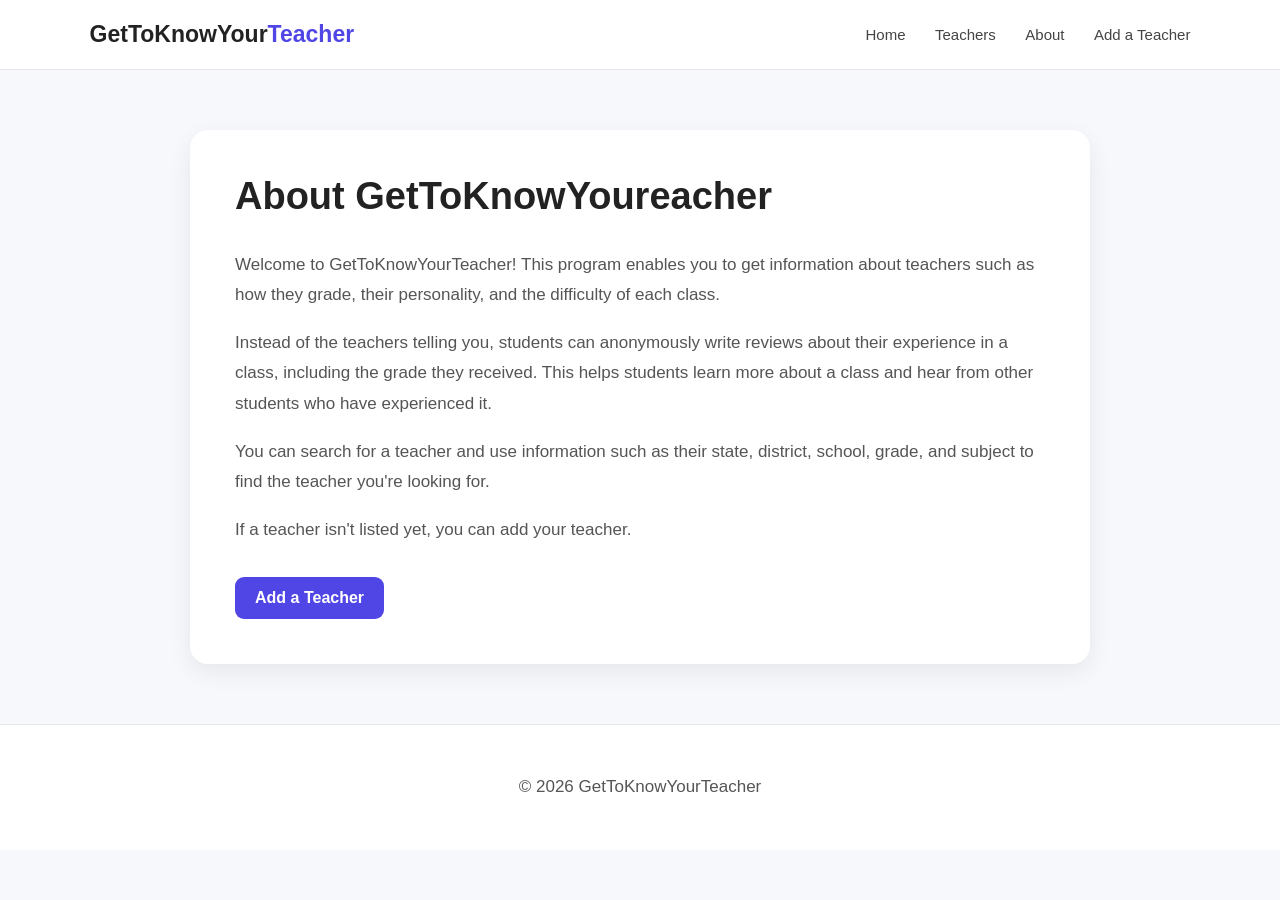
<file: about.html>
<!DOCTYPE html>
<html lang="en">
<head>
    <meta charset="UTF-8">
    <meta name="viewport" content="width=device-width, initial-scale=1.0">
    <title>About | GetToKnowYourTeacher</title>

    <style>
        * {
            box-sizing: border-box;
        }

        body {
            margin: 0;
            font-family: Arial, Helvetica, sans-serif;
            background: #f7f8fc;
            color: #222;
        }

        nav {
            height: 70px;
            background: white;
            border-bottom: 1px solid #e5e7eb;
            display: flex;
            align-items: center;
            justify-content: space-between;
            padding: 0 7%;
        }

        .logo {
            font-size: 23px;
            font-weight: bold;
        }

        .logo span {
            color: #4f46e5;
        }

        nav a {
            text-decoration: none;
            color: #444;
            margin-left: 25px;
            font-size: 15px;
        }

        nav a:hover {
            color: #4f46e5;
        }

        main {
            width: 90%;
            max-width: 900px;
            margin: 60px auto;
        }

        .about-card {
            background: white;
            border-radius: 18px;
            padding: 45px;
            box-shadow: 0 8px 25px rgba(0, 0, 0, 0.07);
        }

        h1 {
            margin-top: 0;
            font-size: 38px;
        }

        p {
            color: #555;
            line-height: 1.8;
            font-size: 17px;
        }

        .add-button {
            display: inline-block;
            margin-top: 15px;
            padding: 12px 20px;
            background: #4f46e5;
            color: white;
            border-radius: 9px;
            text-decoration: none;
            font-weight: bold;
        }

        .add-button:hover {
            background: #4338ca;
        }

        footer {
            margin-top: 60px;
            padding: 30px;
            text-align: center;
            background: white;
            border-top: 1px solid #e5e7eb;
            color: #777;
        }

        @media (max-width: 700px) {
            nav {
                padding: 0 20px;
            }

            nav div:last-child {
                display: none;
            }

            main {
                width: 94%;
                margin-top: 30px;
            }

            .about-card {
                padding: 25px;
            }

            h1 {
                font-size: 30px;
            }
        }
    </style>
</head>

<body>

    <nav>
        <div class="logo">
            GetToKnowYour<span>Teacher</span>
        </div>

        <div>
            <a href="/">Home</a>
            <a href="/">Teachers</a>
            <a href="/about">About</a>
            <a href="/add-teacher">Add a Teacher</a>
        </div>
    </nav>

    <main>
        <section class="about-card">
            <h1>About GetToKnowYoureacher</h1>

            <p>
                Welcome to GetToKnowYourTeacher! This program enables you to get
                information about teachers such as how they grade, their
                personality, and the difficulty of each class.
            </p>

            <p>
                Instead of the teachers telling you, students can
                anonymously write reviews about their experience in a class,
                including the grade they received. This helps students learn
                more about a class and hear from other students who have
                experienced it.
            </p>

            <p>
                You can search for a teacher and use information such as
                their state, district, school, grade, and subject to find
                the teacher you're looking for.
            </p>

            <p>
                If a teacher isn't listed yet, you can add your teacher.
            </p>

            <a class="add-button" href="/add-teacher">
                Add a Teacher
            </a>
        </section>
    </main>

    <footer>
        <p>© 2026 GetToKnowYourTeacher</p>
    </footer>

</body>
</html>
</file>
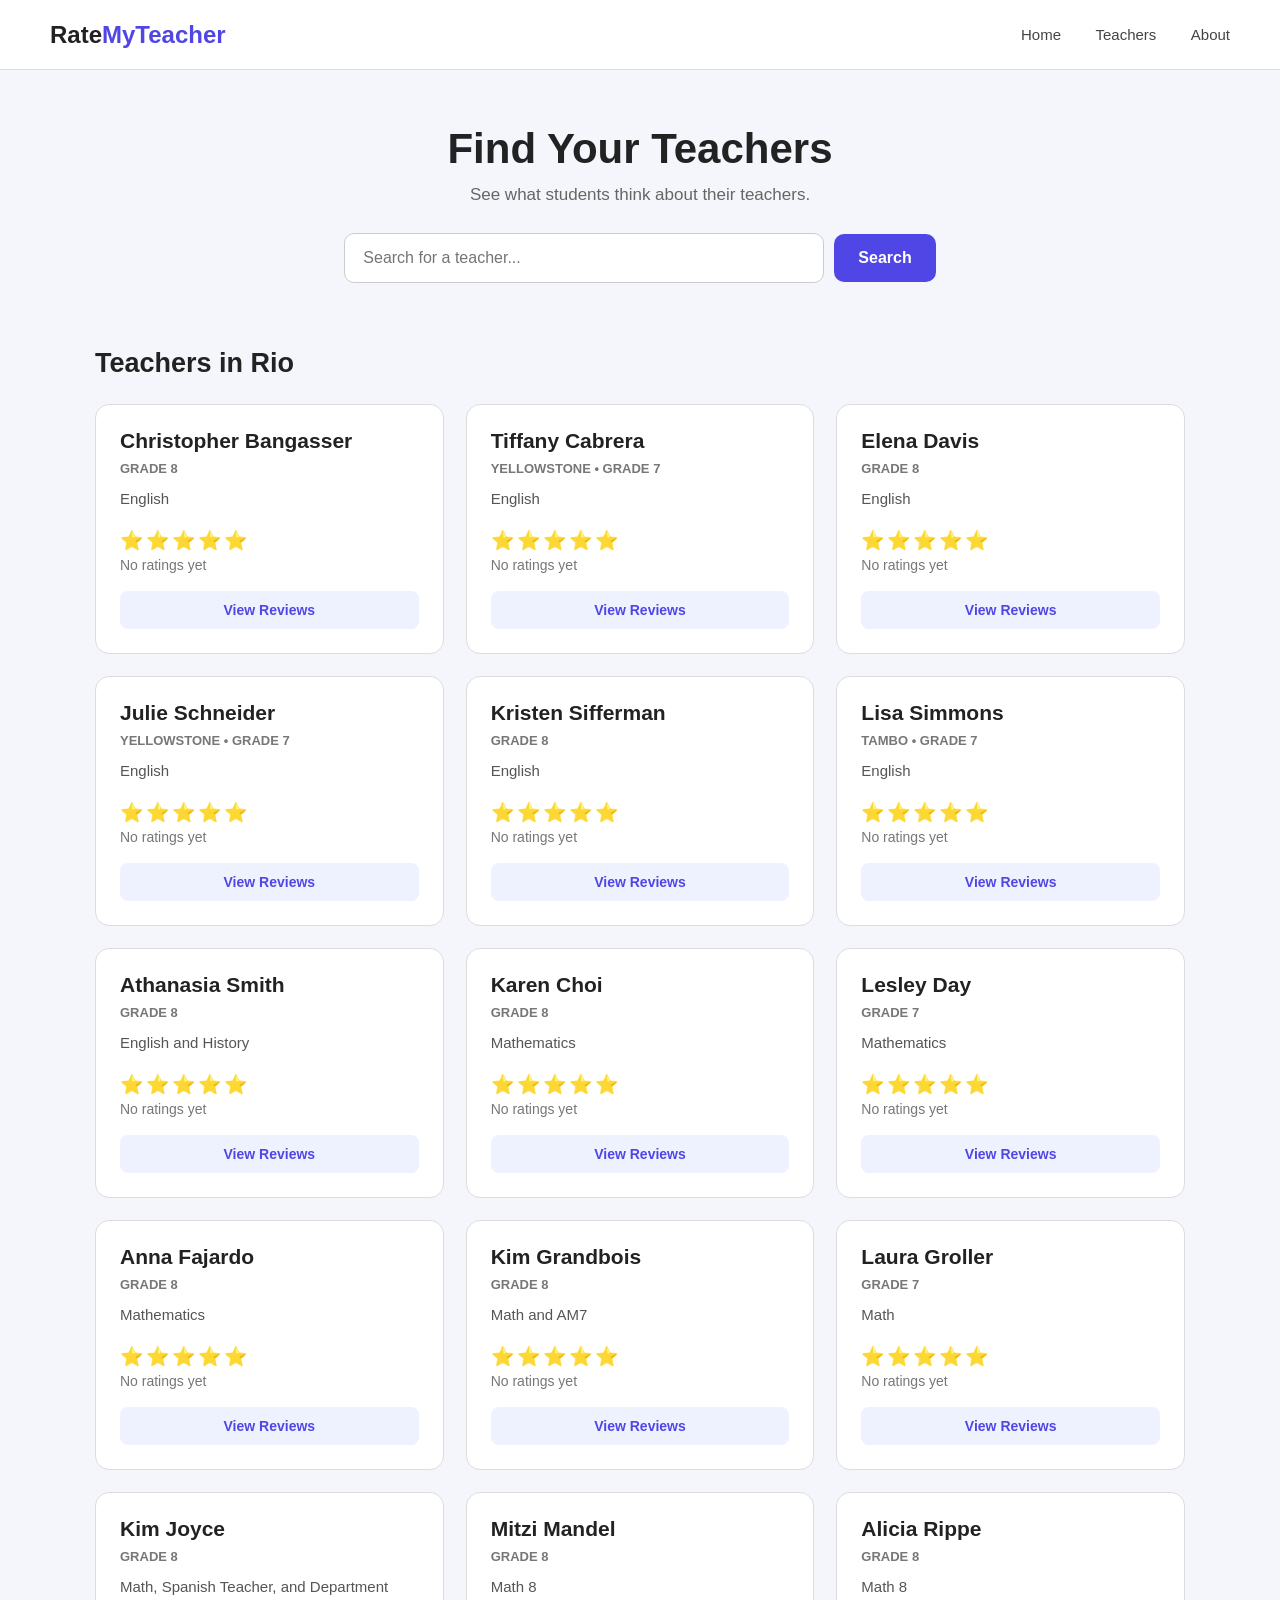
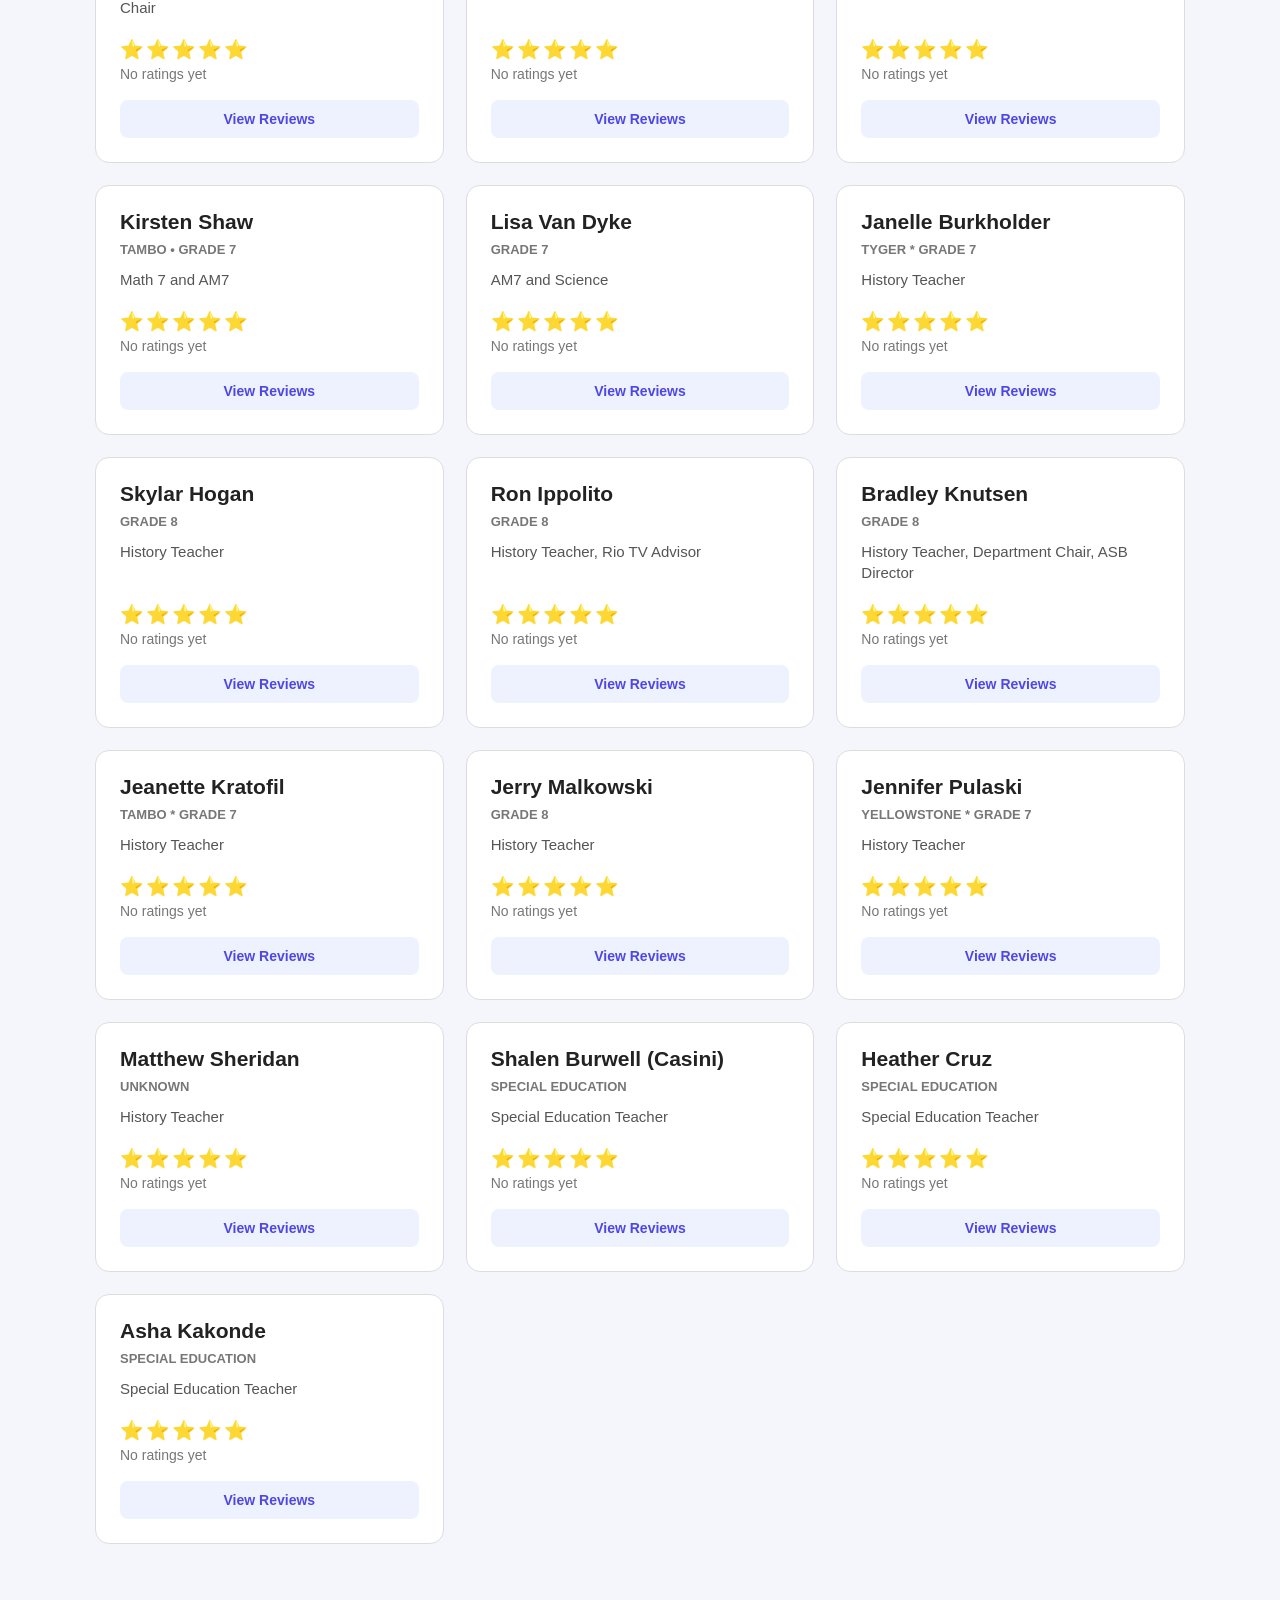
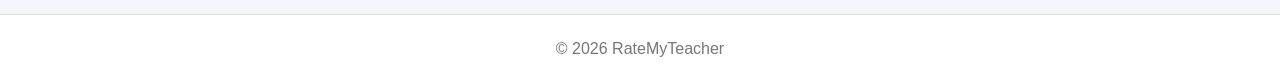
<file: RMT-FRONTEND.html>
<!DOCTYPE html>
<html lang="en">

<head>
    <meta charset="UTF-8">
    <meta name="viewport" content="width=device-width, initial-scale=1.0">

    <title>Rate My Teacher</title>

    <style>

        /* =========================
           BASIC PAGE
        ========================= */

        * {
            box-sizing: border-box;
            margin: 0;
            padding: 0;
        }

        body {
            font-family: Arial, sans-serif;
            background: #f4f6fb;
            color: #222;
        }


        /* =========================
           NAVBAR
        ========================= */

        nav {
            height: 70px;
            background: white;
            border-bottom: 1px solid #ddd;

            display: flex;
            align-items: center;
            justify-content: space-between;

            padding: 0 50px;
        }

        .logo {
            font-size: 24px;
            font-weight: bold;
        }

        .logo span {
            color: #4f46e5;
        }

        nav a {
            text-decoration: none;
            color: #444;
            margin-left: 30px;
            font-size: 15px;
        }

        nav a:hover {
            color: #4f46e5;
        }


        /* =========================
           HERO / SEARCH
           ========================= */

        .hero {
            text-align: center;
            padding: 55px 20px 45px;
        }

        .hero h1 {
            font-size: 42px;
            margin-bottom: 12px;
        }

        .hero p {
            color: #666;
            font-size: 17px;
            margin-bottom: 28px;
        }

        .search-container {
            display: flex;
            justify-content: center;
            align-items: center;
        }

        .search-box {
            width: 480px;
            padding: 15px 18px;

            border: 1px solid #ccc;
            border-radius: 10px;

            font-size: 16px;
            outline: none;
        }

        .search-box:focus {
            border-color: #4f46e5;
        }

        .search-button {
            margin-left: 10px;
            padding: 15px 24px;

            border: none;
            border-radius: 10px;

            background: #4f46e5;
            color: white;

            font-size: 16px;
            font-weight: bold;

            cursor: pointer;
        }

        .search-button:hover {
            background: #3730a3;
        }


        /* =========================
           TEACHER SECTION
           ========================= */

        .teachers {
            max-width: 1150px;
            margin: 0 auto;

            padding: 20px 30px 70px;
        }

        .teachers h2 {
            font-size: 27px;
            margin-bottom: 25px;
        }


        /* =========================
           TEACHER GRID
           ========================= */

        .teacher-grid {
            display: grid;

            grid-template-columns: repeat(3, minmax(0, 1fr));

            gap: 22px;
        }


        /* =========================
           TEACHER CARD
           ========================= */

        .teacher-card {
            background: white;

            border: 1px solid #ddd;
            border-radius: 14px;

            padding: 24px;

            min-height: 245px;

            display: flex;
            flex-direction: column;

            transition: 0.2s ease;
        }

        .teacher-card:hover {
            transform: translateY(-4px);

            box-shadow: 0 8px 20px rgba(0, 0, 0, 0.08);
        }


        /* TEACHER NAME */

        .teacher-card h3 {
            font-size: 21px;
            margin-bottom: 8px;
        }


        /* TEAM + GRADE */

        .team-grade {
            color: #777;

            font-size: 13px;
            font-weight: bold;

            margin-bottom: 12px;

            text-transform: uppercase;
        }


        /* SUBJECT */

        .subject {
            color: #555;

            font-size: 15px;

            line-height: 1.4;

            margin-bottom: 20px;
        }


        /* RATING */

        .rating {
            font-size: 14px;

            margin-top: auto;
            margin-bottom: 18px;
        }

        .stars {
            display: block;

            font-size: 19px;

            margin-bottom: 5px;

            letter-spacing: 2px;
        }

        .rating-text {
            color: #777;
        }


        /* VIEW REVIEWS */

        .view-button {
            display: block;

            text-align: center;

            padding: 11px;

            background: #eef2ff;
            color: #4f46e5;

            text-decoration: none;

            border-radius: 8px;

            font-size: 14px;
            font-weight: bold;
        }

        .view-button:hover {
            background: #e0e7ff;
        }


        /* =========================
           NO RESULTS
           ========================= */

        #no-results {
            display: none;

            text-align: center;

            color: #777;

            margin-top: 30px;
        }


        /* =========================
           FOOTER
           ========================= */

        footer {
            background: white;

            border-top: 1px solid #ddd;

            text-align: center;

            padding: 25px;

            color: #777;
        }


        /* =========================
           TABLET
           ========================= */

        @media (max-width: 900px) {

            .teacher-grid {
                grid-template-columns: repeat(2, minmax(0, 1fr));
            }

        }


        /* =========================
           PHONE
           ========================= */

        @media (max-width: 600px) {

            nav {
                padding: 0 20px;
            }

            nav a {
                margin-left: 12px;
            }

            .hero h1 {
                font-size: 32px;
            }

            .search-container {
                flex-direction: column;
            }

            .search-box {
                width: 90%;
            }

            .search-button {
                width: 90%;
                margin-left: 0;
                margin-top: 10px;
            }

            .teachers {
                padding: 20px;
            }

            .teacher-grid {
                grid-template-columns: 1fr;
            }

        }

    </style>
</head>


<body>


    <!-- =========================
         NAVIGATION
    ========================= -->

    <nav>

        <div class="logo">
            Rate<span>MyTeacher</span>
        </div>

        <div>
            <a href="#">Home</a>
            <a href="#">Teachers</a>
            <a href="#">About</a>
        </div>

    </nav>



    <!-- =========================
         HERO
    ========================= -->

    <section class="hero">

        <h1>Find Your Teachers</h1>

        <p>
            See what students think about their teachers.
        </p>

        <div class="search-container">

            <input
                type="text"
                id="searchInput"
                class="search-box"
                placeholder="Search for a teacher..."
            >

            <button
                id="searchButton"
                class="search-button"
            >
                Search
            </button>

        </div>

    </section>



    <!-- =========================
         TEACHERS
    ========================= -->

    <section class="teachers">

        <h2>Teachers in Rio</h2>

        <div
            class="teacher-grid"
            id="teacherGrid"
        >

        </div>


        <p id="no-results">
            No teachers found.
        </p>

    </section>



    <!-- =========================
         FOOTER
    ========================= -->

    <footer>

        <p>
            © 2026 RateMyTeacher
        </p>

    </footer>




    <!-- TEACHER DATA + CARD OUTPUT -->
    <script>
        const teachers = [
            { id: "Bangasser", name: "Christopher Bangasser", team: "GRADE 8", subject: "English" },
            { id: "Cabrera", name: "Tiffany Cabrera", team: "YELLOWSTONE • GRADE 7", subject: "English" },
            { id: "Eledavis", name: "Elena Davis", team: "GRADE 8", subject: "English" },
            { id: "Schneider", name: "Julie Schneider", team: "YELLOWSTONE • GRADE 7", subject: "English" },
            { id: "Sifferman", name: "Kristen Sifferman", team: "GRADE 8", subject: "English" },
            { id: "Simmons", name: "Lisa Simmons", team: "TAMBO • GRADE 7", subject: "English" },
            { id: "Smith", name: "Athanasia Smith", team: "GRADE 8", subject: "English and History" },
            { id: "Choi", name: "Karen Choi", team: "GRADE 8", subject: "Mathematics" },
            { id: "Day", name: "Lesley Day", team: "GRADE 7", subject: "Mathematics" },
            { id: "Fajardo", name: "Anna Fajardo", team: "GRADE 8", subject: "Mathematics" },
            { id: "Grandbois", name: "Kim Grandbois", team: "GRADE 8", subject: "Math and AM7" },
            { id: "Groller", name: "Laura Groller", team: "GRADE 7", subject: "Math" },
            { id: "Joyce", name: "Kim Joyce", team: "GRADE 8", subject: "Math, Spanish Teacher, and Department Chair" },
            { id: "Mandel", name: "Mitzi Mandel", team: "GRADE 8", subject: "Math 8" },
            { id: "Rippe", name: "Alicia Rippe", team: "GRADE 8", subject: "Math 8" },
            { id: "Shaw", name: "Kirsten Shaw", team: "TAMBO • GRADE 7", subject: "Math 7 and AM7" },
            { id: "VanDyke", name: "Lisa Van Dyke", team: "GRADE 7", subject: "AM7 and Science" },
            { id: "JanelleBurkholder", name: "Janelle Burkholder", team: "TYGER * GRADE 7", subject: "History Teacher" },
            { id: "SkylarHogan", name: "Skylar Hogan", team: "GRADE 8", subject: "History Teacher" },
            { id: "RonIppolito", name: "Ron Ippolito", team: "GRADE 8", subject: "History Teacher, Rio TV Advisor" },
            { id: "BradleyKnutsen", name: "Bradley Knutsen", team: "GRADE 8", subject: "History Teacher, Department Chair, ASB Director" },
            { id: "JeanetteKratofil", name: "Jeanette Kratofil", team: "TAMBO * GRADE 7", subject: "History Teacher" },
            { id: "JerryMalkowski", name: "Jerry Malkowski", team: "GRADE 8", subject: "History Teacher" },
            { id: "JenniferPulaski", name: "Jennifer Pulaski", team: "YELLOWSTONE * GRADE 7", subject: "History Teacher" },
            { id: "MatthewSheridan", name: "Matthew Sheridan", team: "UNKNOWN", subject: "History Teacher" },
            { id: "ShalenBurwellCasini", name: "Shalen Burwell (Casini)", team: "SPECIAL EDUCATION", subject: "Special Education Teacher" },
            { id: "HeatherCruz", name: "Heather Cruz", team: "SPECIAL EDUCATION", subject: "Special Education Teacher" },
            { id: "AshaKakonde", name: "Asha Kakonde", team: "SPECIAL EDUCATION", subject: "Special Education Teacher" }
        ];

        const teacherGrid = document.getElementById("teacherGrid");

        teachers.forEach(function(teacher) {
            const card = document.createElement("div");
            card.className = "teacher-card";

            card.innerHTML = `
                <h3>${teacher.name}</h3>
                <p class="team-grade">${teacher.team}</p>
                <p class="subject">${teacher.subject}</p>

                <div class="rating">
                    <span class="stars">⭐⭐⭐⭐⭐</span>
                    <span class="rating-text">No ratings yet</span>
                </div>

                <a href="teacher.html?teacher=${teacher.id}" class="view-button">
                    View Reviews
                </a>
            `;

            teacherGrid.appendChild(card);
        });
    </script>

    <!-- =========================
         SEARCH JAVASCRIPT
    ========================= -->

    <script>

        const searchInput =
            document.getElementById("searchInput");

        const searchButton =
            document.getElementById("searchButton");

        const teacherCards =
            document.querySelectorAll(".teacher-card");

        const noResults =
            document.getElementById("no-results");


        function searchTeachers() {

            const searchText =
                searchInput.value
                .toLowerCase()
                .trim();

            let foundTeacher = false;


            teacherCards.forEach(function(card) {

                const name =
                    card.querySelector("h3")
                    .textContent
                    .toLowerCase();

                const subject =
                    card.querySelector(".subject")
                    .textContent
                    .toLowerCase();

                const team =
                    card.querySelector(".team-grade")
                    .textContent
                    .toLowerCase();


                if (
                    name.includes(searchText) ||
                    subject.includes(searchText) ||
                    team.includes(searchText)
                ) {

                    card.style.display = "flex";

                    foundTeacher = true;

                } else {

                    card.style.display = "none";

                }

            });


            if (foundTeacher) {

                noResults.style.display = "none";

            } else {

                noResults.style.display = "block";

            }

        }


        searchButton.addEventListener(
            "click",
            searchTeachers
        );


        searchInput.addEventListener(
            "input",
            searchTeachers
        );


        searchInput.addEventListener(
            "keydown",
            function(event) {

                if (event.key === "Enter") {
                    searchTeachers();
                }

            }
        );

    </script>


</body>

</html>
</file>
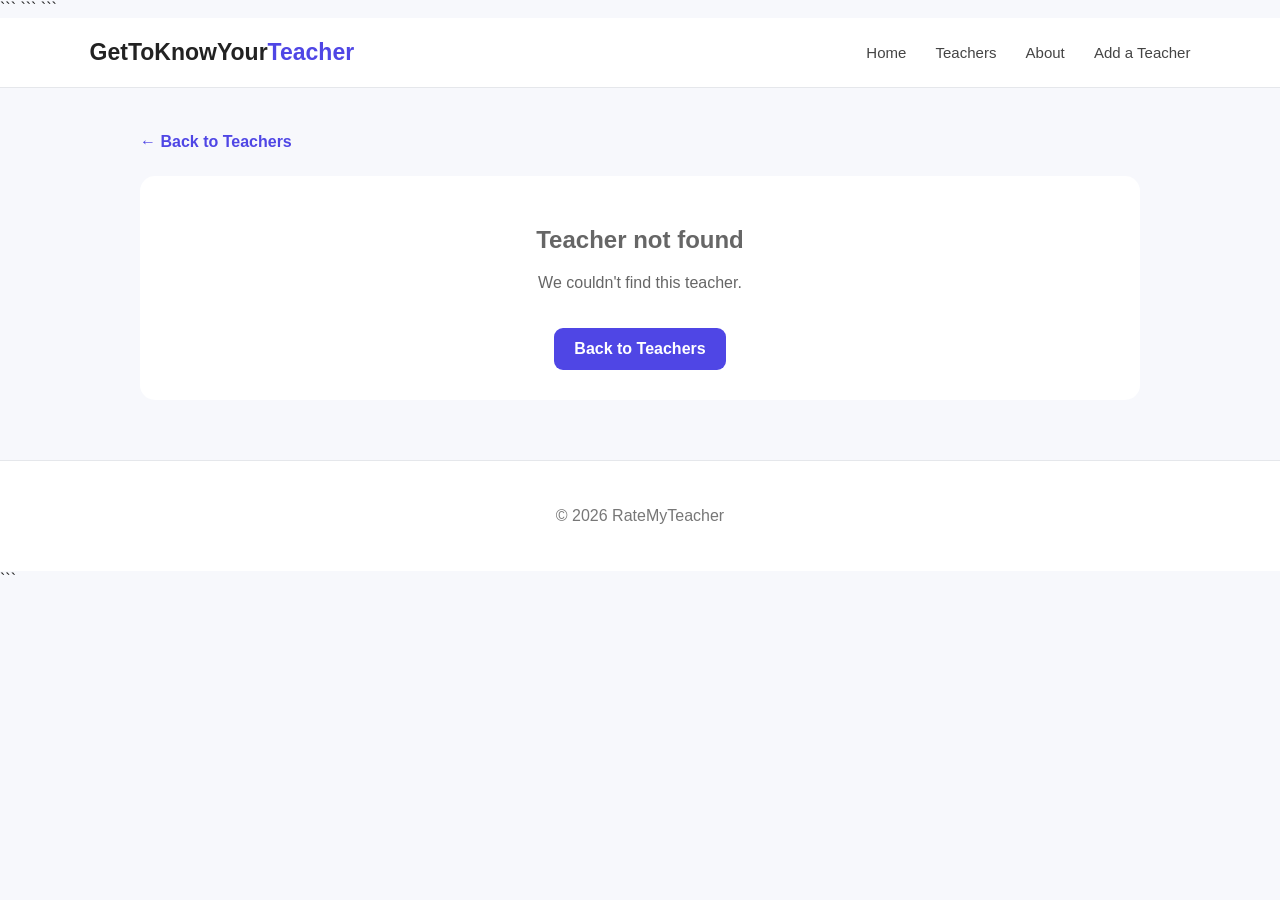
<file: teacher.html>
<!DOCTYPE html>

<html lang="en">

<head>
    <meta charset="UTF-8">
    <meta name="viewport" content="width=device-width, initial-scale=1.0">

```
<title>Teacher | GetToKnowYourTeacher</title>

<style>

    * {
        box-sizing: border-box;
    }

    body {
        margin: 0;
        font-family: Arial, Helvetica, sans-serif;
        background: #f7f8fc;
        color: #222;
    }

    /* =========================
       NAVIGATION
    ========================= */

    nav {
        height: 70px;
        background: white;
        border-bottom: 1px solid #e5e7eb;

        display: flex;
        align-items: center;
        justify-content: space-between;

        padding: 0 7%;
    }

    .logo {
        font-size: 23px;
        font-weight: bold;
    }

    .logo span {
        color: #4f46e5;
    }

    nav a {
        text-decoration: none;
        color: #444;
        margin-left: 25px;
        font-size: 15px;
    }

    nav a:hover {
        color: #4f46e5;
    }


    /* =========================
       MAIN
    ========================= */

    main {
        width: 90%;
        max-width: 1000px;
        margin: 45px auto;
    }


    /* =========================
       BACK BUTTON
    ========================= */

    .back-button {
        display: inline-block;

        margin-bottom: 25px;

        text-decoration: none;

        color: #4f46e5;
        font-weight: bold;
    }

    .back-button:hover {
        text-decoration: underline;
    }


    /* =========================
       TEACHER PROFILE
    ========================= */

    .teacher-profile {
        background: white;

        border-radius: 18px;

        padding: 35px;

        box-shadow: 0 8px 25px rgba(0, 0, 0, 0.07);

        margin-bottom: 30px;
    }

    .teacher-name {
        font-size: 38px;
        margin: 0 0 10px;
    }

    .school-name {
        color: #555;
        font-size: 17px;
        margin-bottom: 20px;
    }

    .teacher-info {
        display: flex;
        flex-wrap: wrap;
        gap: 12px;
        margin-top: 20px;
    }

    .info-tag {
        background: #eef2ff;
        color: #4338ca;

        padding: 8px 14px;

        border-radius: 20px;

        font-size: 14px;
        font-weight: bold;
    }

    .bio {
        margin-top: 25px;

        color: #555;

        line-height: 1.6;
    }


    /* =========================
       RATING
    ========================= */

    .rating-box {
        margin-top: 25px;

        padding-top: 25px;

        border-top: 1px solid #eee;
    }

    .rating-number {
        font-size: 32px;
        font-weight: bold;
    }

    .stars {
        font-size: 23px;
        letter-spacing: 2px;
    }

    .rating-details {
        display: flex;
        flex-wrap: wrap;
        gap: 30px;

        margin-top: 15px;

        color: #555;
    }


    /* =========================
       REVIEWS
    ========================= */

    .reviews-section {
        background: white;

        border-radius: 18px;

        padding: 35px;

        box-shadow: 0 8px 25px rgba(0, 0, 0, 0.07);
    }

    .reviews-section h2 {
        margin-top: 0;
    }

    .review {
        border-top: 1px solid #eee;

        padding: 25px 0;
    }

    .review:first-of-type {
        border-top: none;
    }

    .review-rating {
        font-weight: bold;
        margin-bottom: 8px;
    }

    .review-course {
        color: #666;
        font-size: 14px;
        margin-bottom: 12px;
    }

    .review-text {
        line-height: 1.6;
        color: #333;
    }

    .review-meta {
        color: #888;
        font-size: 13px;
        margin-top: 12px;
    }


    /* =========================
       WRITE REVIEW
    ========================= */

    .review-button {
        display: inline-block;

        margin-top: 20px;

        padding: 12px 20px;

        background: #4f46e5;
        color: white;

        border-radius: 9px;

        text-decoration: none;

        font-weight: bold;

        border: none;

        cursor: pointer;
    }

    .review-button:hover {
        background: #4338ca;
    }



    .review-form{margin-top:25px;padding:25px;background:#f7f8fc;border:1px solid #e5e7eb;border-radius:14px}
    .review-form h3{margin-top:0}
    .form-group{margin-bottom:16px}
    .form-group label{display:block;font-weight:bold;margin-bottom:7px;color:#333}
    .review-form input,.review-form select,.review-form textarea{width:100%;padding:11px 12px;border:1px solid #d1d5db;border-radius:8px;font:inherit;background:white}
    .review-form textarea{min-height:120px;resize:vertical}
    .review-form-actions{display:flex;gap:10px;flex-wrap:wrap}
    .cancel-button{background:#e5e7eb;color:#333}
    .cancel-button:hover{background:#d1d5db}
    .review-status{margin-top:12px;font-size:14px}

    /* =========================
       LOADING / ERROR
    ========================= */

    .message {
        background: white;

        border-radius: 15px;

        padding: 30px;

        text-align: center;

        color: #666;
    }


    /* =========================
       FOOTER
    ========================= */

    footer {
        margin-top: 60px;

        padding: 30px;

        text-align: center;

        background: white;

        border-top: 1px solid #e5e7eb;

        color: #777;
    }


    /* =========================
       MOBILE
    ========================= */

    @media (max-width: 700px) {

        nav {
            padding: 0 20px;
        }

        nav div:last-child {
            display: none;
        }

        main {
            width: 94%;
            margin-top: 30px;
        }

        .teacher-name {
            font-size: 30px;
        }

        .teacher-profile,
        .reviews-section {
            padding: 25px;
        }

    }

</style>
```

</head>

<body>

```
<!-- =========================
     NAVIGATION
========================= -->

<nav>

    <div class="logo">
        GetToKnowYour<span>Teacher</span>
    </div>

    <div>

        <a href="/">
            Home
        </a>

        <a href="/">
            Teachers
        </a>

        <a href="/about">
            About
        </a>

        <a href="/add-teacher">
            Add a Teacher
        </a>

    </div>

</nav>



<!-- =========================
     MAIN
========================= -->

<main>


    <a href="/" class="back-button">
        ← Back to Teachers
    </a>



    <!-- =========================
         LOADING MESSAGE
    ========================= -->

    <div id="loading" class="message">

        Loading teacher...

    </div>



    <!-- =========================
         ERROR MESSAGE
    ========================= -->

    <div
        id="error"
        class="message"
        style="display: none;"
    >

        <h2>Teacher not found</h2>

        <p>
            We couldn't find this teacher.
        </p>

        <a href="/" class="review-button">
            Back to Teachers
        </a>

    </div>



    <!-- =========================
         TEACHER PROFILE
    ========================= -->

    <section
        id="teacherProfile"
        class="teacher-profile"
        style="display: none;"
    >

        <h1
            id="teacherName"
            class="teacher-name"
        >
            Teacher Name
        </h1>


        <div
            id="schoolName"
            class="school-name"
        >
            School
        </div>


        <div class="teacher-info">

            <span
                id="subjectTag"
                class="info-tag"
            >
                Subject
            </span>

            <span
                id="gradeTag"
                class="info-tag"
            >
                Grade
            </span>

        </div>


        <p
            id="teacherBio"
            class="bio"
        >
        </p>



        <!-- =========================
             RATINGS
        ========================= -->

        <div class="rating-box">

            <div>

                <span
                    id="ratingNumber"
                    class="rating-number"
                >
                    —
                </span>

                <span
                    id="stars"
                    class="stars"
                >
                    ☆☆☆☆☆
                </span>

            </div>


            <div class="rating-details">

                <div>
                    Difficulty:
                    <strong id="difficulty">
                        —
                    </strong>
                </div>

                <div>
                    Helpfulness:
                    <strong id="helpfulness">
                        —
                    </strong>
                </div>

                <div>
                    Reviews:
                    <strong id="reviewCount">
                        0
                    </strong>
                </div>

            </div>

        </div>

    </section>



    <!-- =========================
         REVIEWS
    ========================= -->

    <section
        id="reviewsSection"
        class="reviews-section"
        style="display: none;"
    >

        <h2>
            Student Reviews
        </h2>


        <div id="reviewsContainer">

        </div>


        <button
            class="review-button"
            onclick="writeReview()"
        >
            Write a Review
        </button>

        <form id="reviewForm" class="review-form" style="display:none;">
            <h3>Write an Anonymous Review</h3>

            <div class="form-group">
                <label for="courseName">Course</label>
                <input id="courseName" type="text" placeholder="Example: English">
            </div>

            <div class="form-group">
                <label for="studentGrade">Your Grade Level</label>
                <select id="studentGrade">
                    <option value="">Select your grade</option>
                    <option value="6">6th</option><option value="7">7th</option>
                    <option value="8">8th</option><option value="9">9th</option>
                    <option value="10">10th</option><option value="11">11th</option>
                    <option value="12">12th</option>
                </select>
            </div>

            <div class="form-group">
                <label for="overallRating">Overall Rating</label>
                <select id="overallRating" required>
                    <option value="">Select a rating</option>
                    <option value="1">1</option><option value="2">2</option>
                    <option value="3">3</option><option value="4">4</option><option value="5">5</option>
                </select>
            </div>

            <div class="form-group">
                <label for="difficultyRating">Difficulty</label>
                <select id="difficultyRating" required>
                    <option value="">Select a rating</option>
                    <option value="1">1</option><option value="2">2</option>
                    <option value="3">3</option><option value="4">4</option><option value="5">5</option>
                </select>
            </div>

            <div class="form-group">
                <label for="helpfulnessRating">Helpfulness</label>
                <select id="helpfulnessRating" required>
                    <option value="">Select a rating</option>
                    <option value="1">1</option><option value="2">2</option>
                    <option value="3">3</option><option value="4">4</option><option value="5">5</option>
                </select>
            </div>

            <div class="form-group">
                <label for="reviewText">Review</label>
                <textarea id="reviewText" minlength="5" required
                    placeholder="Keep your review respectful and focused on your class experience."></textarea>
            </div>

            <div class="review-form-actions">
                <button type="submit" class="review-button">Submit Review</button>
                <button type="button" class="review-button cancel-button" onclick="closeReviewForm()">Cancel</button>
            </div>
            <div id="reviewStatus" class="review-status"></div>
        </form>

    </section>


</main>



<!-- =========================
     FOOTER
========================= -->

<footer>

    <p>
        © 2026 RateMyTeacher
    </p>

</footer>



<!-- =========================
     JAVASCRIPT
========================= -->

<script>


    /* =========================
       GET TEACHER ID
    ========================= */

    const parameters =
        new URLSearchParams(
            window.location.search
        );


    const teacherID =
        parameters.get("teacher");


    /* =========================
       ELEMENTS
    ========================= */

    const loading =
        document.getElementById("loading");

    const error =
        document.getElementById("error");

    const teacherProfile =
        document.getElementById("teacherProfile");

    const reviewsSection =
        document.getElementById("reviewsSection");


    /* =========================
       LOAD TEACHER
    ========================= */

    async function loadTeacher() {

        if (!teacherID) {
            showError();
            return;
        }

        try {
            const response = await fetch(
                `/api/teachers/${encodeURIComponent(teacherID)}`
            );

            if (!response.ok) {
                throw new Error("Teacher not found");
            }

            const result = await response.json();

            // Supports both backend response formats:
            // 1. { success: true, teacher: {...} }
            // 2. { teacher_id: ..., first_name: ..., ... }
            const teacher = result.teacher || result;

            displayTeacher(teacher);
            await loadReviews();

        } catch (loadError) {
            console.error("Error loading teacher:", loadError);
            showError();
        }

    }


    /* =========================
       DISPLAY TEACHER
    ========================= */

    function displayTeacher(teacher) {

        loading.style.display = "none";
        teacherProfile.style.display = "block";
        reviewsSection.style.display = "block";

        const firstName = teacher.first_name || "";
        const lastName = teacher.last_name || "";
        const fullName = `${firstName} ${lastName}`.trim();

        document.getElementById("teacherName").textContent =
            teacher.name || fullName || "Teacher";

        document.getElementById("schoolName").textContent =
            teacher.school_name || "School not listed";

        document.getElementById("subjectTag").textContent =
            teacher.department ||
            teacher.subject ||
            "Subject not listed";

        document.getElementById("gradeTag").textContent =
            teacher.grade_level ||
            "Grade not listed";

        document.getElementById("teacherBio").textContent =
            teacher.bio ||
            "No biography has been added yet.";

        // Rating fields supported by both the user's backend
        // and the teammate's review backend.
        const rating = Number(
            teacher.avg_overall ??
            teacher.overall_rating ??
            teacher.rating_overall ??
            teacher.rating ??
            0
        );

        if (rating > 0) {
            document.getElementById("ratingNumber").textContent =
                rating.toFixed(1);

            document.getElementById("stars").textContent =
                createStars(rating);
        } else {
            document.getElementById("ratingNumber").textContent =
                "No ratings yet";

            document.getElementById("stars").textContent =
                "☆☆☆☆☆";
        }

        const difficulty =
            teacher.avg_difficulty ??
            teacher.average_difficulty ??
            teacher.difficulty ??
            teacher.rating_difficulty;

        document.getElementById("difficulty").textContent =
            difficulty != null && difficulty !== ""
                ? Number(difficulty).toFixed(1)
                : "—";

        const helpfulness =
            teacher.avg_helpfulness ??
            teacher.average_helpfulness ??
            teacher.helpfulness ??
            teacher.rating_helpfulness;

        document.getElementById("helpfulness").textContent =
            helpfulness != null && helpfulness !== ""
                ? Number(helpfulness).toFixed(1)
                : "—";

        const reviewCount = Number(
            teacher.total_reviews ??
            teacher.review_count ??
            teacher.reviews_count ??
            (Array.isArray(teacher.reviews) ? teacher.reviews.length : 0)
        );

        document.getElementById("reviewCount").textContent =
            reviewCount === 1 ? "1 Rating" : `${reviewCount} Ratings`;

    }


    /* =========================
       LOAD REVIEWS THROUGH API
    ========================= */

    async function loadReviews() {

        try {
            const response = await fetch(
                `/api/teachers/${encodeURIComponent(teacherID)}/reviews`
            );

            if (!response.ok) {
                throw new Error("Could not load reviews");
            }

            const result = await response.json();

            const reviews = result.reviews || [];

            displayReviews(reviews);

            // Prefer the backend's count, but fall back to the
            // number of reviews actually returned.
            const count = Number(
                result.count ??
                result.total_reviews ??
                reviews.length
            );

            document.getElementById("reviewCount").textContent =
                count === 1 ? "1 Rating" : `${count} Ratings`;

        } catch (reviewError) {
            console.error("Error loading reviews:", reviewError);

            displayReviews([]);

            // Do not overwrite an already-known teacher rating count
            // with 0 just because the reviews endpoint failed.
        }

    }


    /* =========================
       CREATE STARS
    ========================= */

    function createStars(rating) {

        let stars = "";

        for (let i = 1; i <= 5; i++) {

            if (rating >= i) {

                stars += "★";

            }

            else {

                stars += "☆";

            }

        }

        return stars;

    }



    /* =========================
       DISPLAY REVIEWS
    ========================= */

    function displayReviews(reviews) {

        const container =
            document.getElementById(
                "reviewsContainer"
            );


        container.innerHTML = "";


        if (
            !reviews ||
            reviews.length === 0
        ) {

            container.innerHTML = `
                <div class="message">
                    <p>
                        No reviews yet.
                    </p>

                    <p>
                        Be the first student to review this teacher!
                    </p>
                </div>
            `;

            return;

        }



        reviews.forEach(function(review) {

            const reviewElement =
                document.createElement("div");


            reviewElement.className =
                "review";


            const rating =
                review.rating_overall ??
                review.overall_rating ??
                "—";


            const course =
                review.course_name ??
                "Course not listed";


            const text =
                review.review_text ??
                "No written review.";


            const date =
                review.created_at ??
                "";



            reviewElement.innerHTML = `

                <div class="review-rating">
                    ${createStars(Number(rating))}
                    ${rating !== "—" ? ` ${rating}/5` : ""}
                </div>

                <div class="review-course">
                    ${escapeHTML(course)}
                </div>

                <div class="review-text">
                    ${escapeHTML(text)}
                </div>

                <div class="review-meta">
                    Anonymous Student
                    ${date ? ` • ${escapeHTML(date)}` : ""}
                </div>

            `;


            container.appendChild(
                reviewElement
            );

        });

    }



    /* =========================
       ESCAPE TEXT
    ========================= */

    function escapeHTML(text) {

        const div =
            document.createElement("div");

        div.textContent =
            text ?? "";

        return div.innerHTML;

    }



    /* =========================
       WRITE REVIEW
    ========================= */


    function writeReview() {
        const form = document.getElementById("reviewForm");
        form.style.display = "block";
        form.scrollIntoView({behavior:"smooth", block:"start"});
    }

    function closeReviewForm() {
        document.getElementById("reviewForm").style.display = "none";
        document.getElementById("reviewStatus").textContent = "";
    }

    document.getElementById("reviewForm").addEventListener("submit", async function(event) {
        event.preventDefault();

        const status = document.getElementById("reviewStatus");
        const reviewText = document.getElementById("reviewText").value.trim();
        const overall = document.getElementById("overallRating").value;
        const difficulty = document.getElementById("difficultyRating").value;
        const helpfulness = document.getElementById("helpfulnessRating").value;
        const course = document.getElementById("courseName").value.trim();
        const grade = document.getElementById("studentGrade").value;

        if (!overall || !difficulty || !helpfulness || reviewText.length < 5) {
            status.textContent = "Please complete the required fields and write at least 5 characters.";
            return;
        }

        status.textContent = "Submitting your anonymous review...";

        try {
            const response = await fetch(
                `/api/teachers/${encodeURIComponent(teacherID)}/reviews`,
                {
                    method: "POST",
                    headers: {"Content-Type": "application/json"},
                    body: JSON.stringify({
                        rating_overall: Number(overall),
                        rating_difficulty: Number(difficulty),
                        rating_helpfulness: Number(helpfulness),
                        review_text: reviewText,
                        course_name: course || null,
                        reviewer_role: "student",
                        student_grade_level: grade ? Number(grade) : null,
                        tag_ids: []
                    })
                }
            );

            const result = await response.json();

            if (!response.ok || !result.success) {
                throw new Error(result.error || "The review could not be submitted.");
            }

            status.textContent = "Review submitted successfully!";
            document.getElementById("reviewForm").reset();
            await loadTeacher();

            setTimeout(closeReviewForm, 1200);
        } catch (submitError) {
            console.error("Review submission error:", submitError);
            status.textContent = submitError.message || "Something went wrong.";
        }
    });



    /* =========================
       ERROR
    ========================= */

    function showError() {

        loading.style.display =
            "none";

        teacherProfile.style.display =
            "none";

        reviewsSection.style.display =
            "none";

        error.style.display =
            "block";

    }



    /* =========================
       START
    ========================= */

    loadTeacher();

</script>
```

</body>

</html>
</file>
